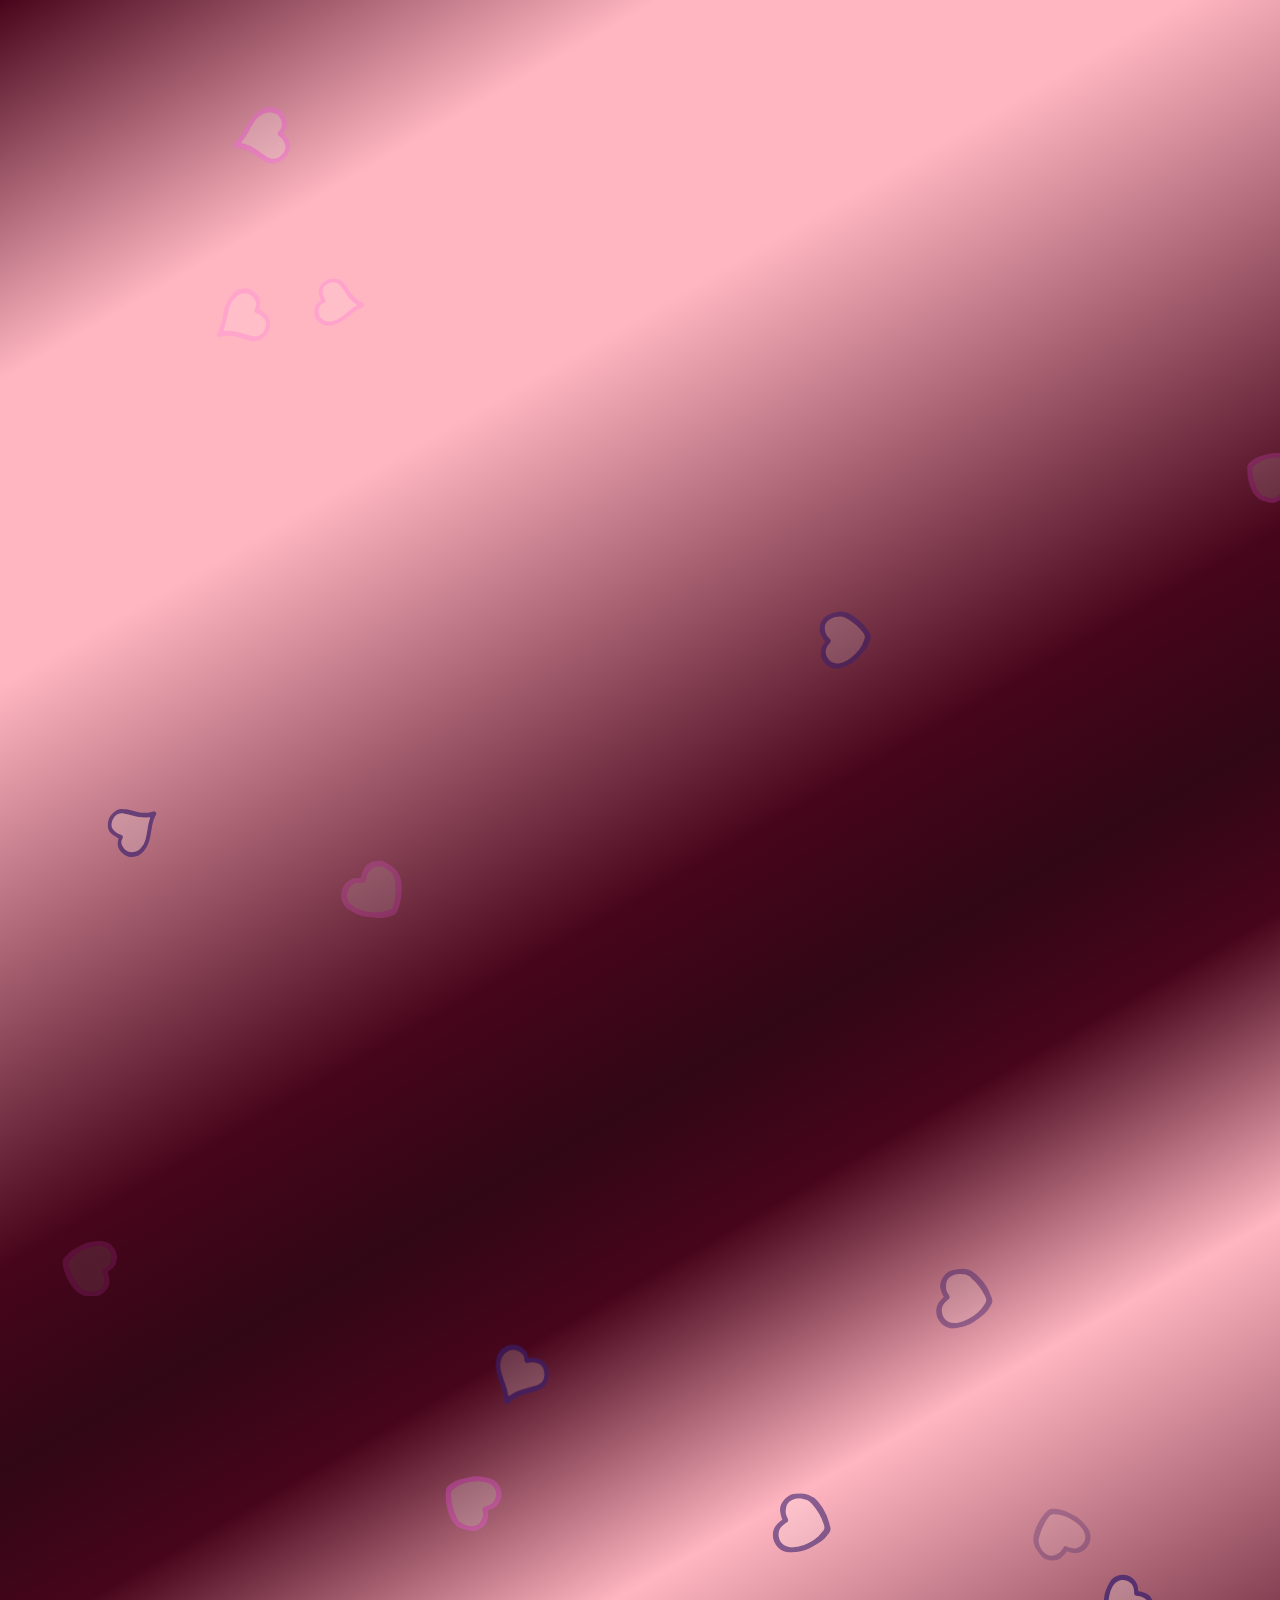
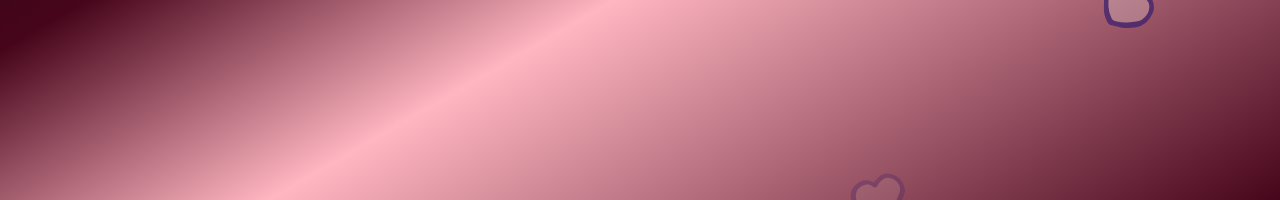
<file: index.html>
<!DOCTYPE html>
<html lang="en">
  <head>
    <meta charset="UTF-8" />
    <meta name="viewport" content="width=device-width, initial-scale=1.0" />
    <title>Galentines 2025</title>
    <link rel="stylesheet" href="styles.css" />
    <link rel="preconnect" href="https://fonts.googleapis.com" />
    <link rel="preconnect" href="https://fonts.gstatic.com" crossorigin />
    <link
      href="https://fonts.googleapis.com/css2?family=Fuzzy+Bubbles:wght@400;700"
      rel="stylesheet"
    />
    <script src="index.js" defer></script>
    <script src="scripts.js" defer></script>
  </head>
  <body>
    <div class="bg-wrapper">
      <div class="bg-splash"></div>
    </div>
    <div class="bg-wrapper">
      <div id='bg-hearts' class="bg-hearts">
      </div>
    </div>
    <div id="data-view" style="display: grid;">      
    </div>
  </body>
</html>
</file>
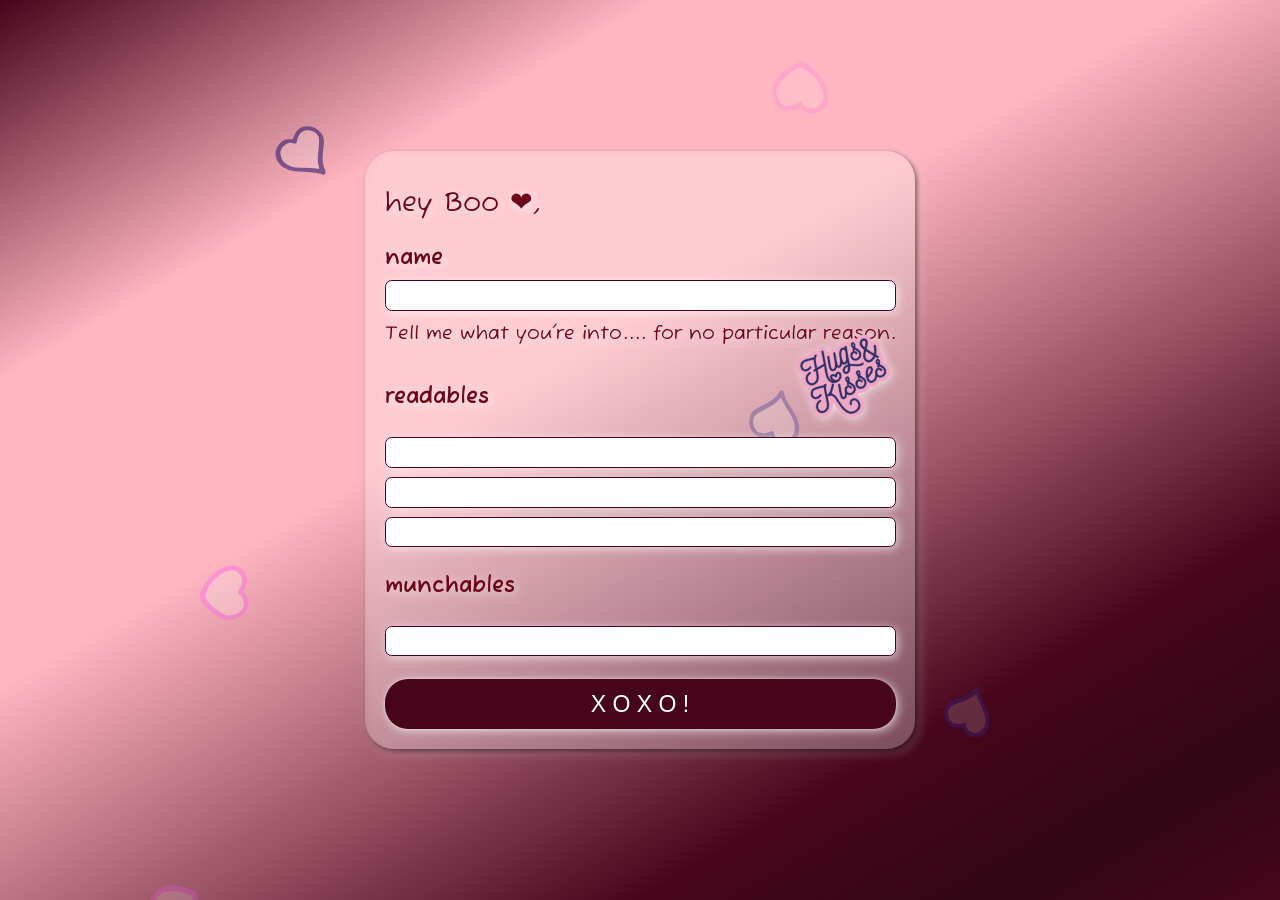
<file: valentines-2025/index.html>
<!DOCTYPE html>
<html lang="en">
  <head>
    <meta charset="UTF-8" />
    <meta name="viewport" content="width=device-width, initial-scale=1.0" />
    <title>Galentines 2025</title>
    <link rel="stylesheet" href="styles.css" />
    <link rel="preconnect" href="https://fonts.googleapis.com" />
    <link rel="preconnect" href="https://fonts.gstatic.com" crossorigin />
    <link
      href="https://fonts.googleapis.com/css2?family=Fuzzy+Bubbles:wght@400;700"
      rel="stylesheet"
    />
    <script src="scripts.js" defer></script>
  </head>
  <body>
    <div class="bg-wrapper">
      <div class="bg-splash"></div>
    </div>
    <div class="bg-wrapper">
      <div id='bg-hearts' class="bg-hearts">
      </div>
    </div>
    <div class="bg-form">
      <div class="form">
        <p style="font-size: 1.4em;">hey Boo ❤,</p>
        <div style="display: grid;">
          <h3 style="margin: .2em 0;">name</h3>
          <input id="input-name" />
        </div>
        <p>Tell me what you're into.... for no particular reason.</p>
       
        <div style="position: relative; display: grid;">
          <h3>readables</h3>
          <image id="hugs-n-kisses" src="assets/hugs-and-kisses_transparent.png" />
        </div>

        <div class="readables">
          <input id="input-readable-1" type="text" />
          <input id="input-readable-2"  type="text" />
          <input id="input-readable-3"  type="text" />
        </div>
        <h3>munchables</h3>
        <input id="input-muchables" type="text" />

        <button type="submit" onclick="submitForm()" style="margin-top: 1em;">x o x o !</button>

      </div>
    </div>
  </body>
</html>
</file>
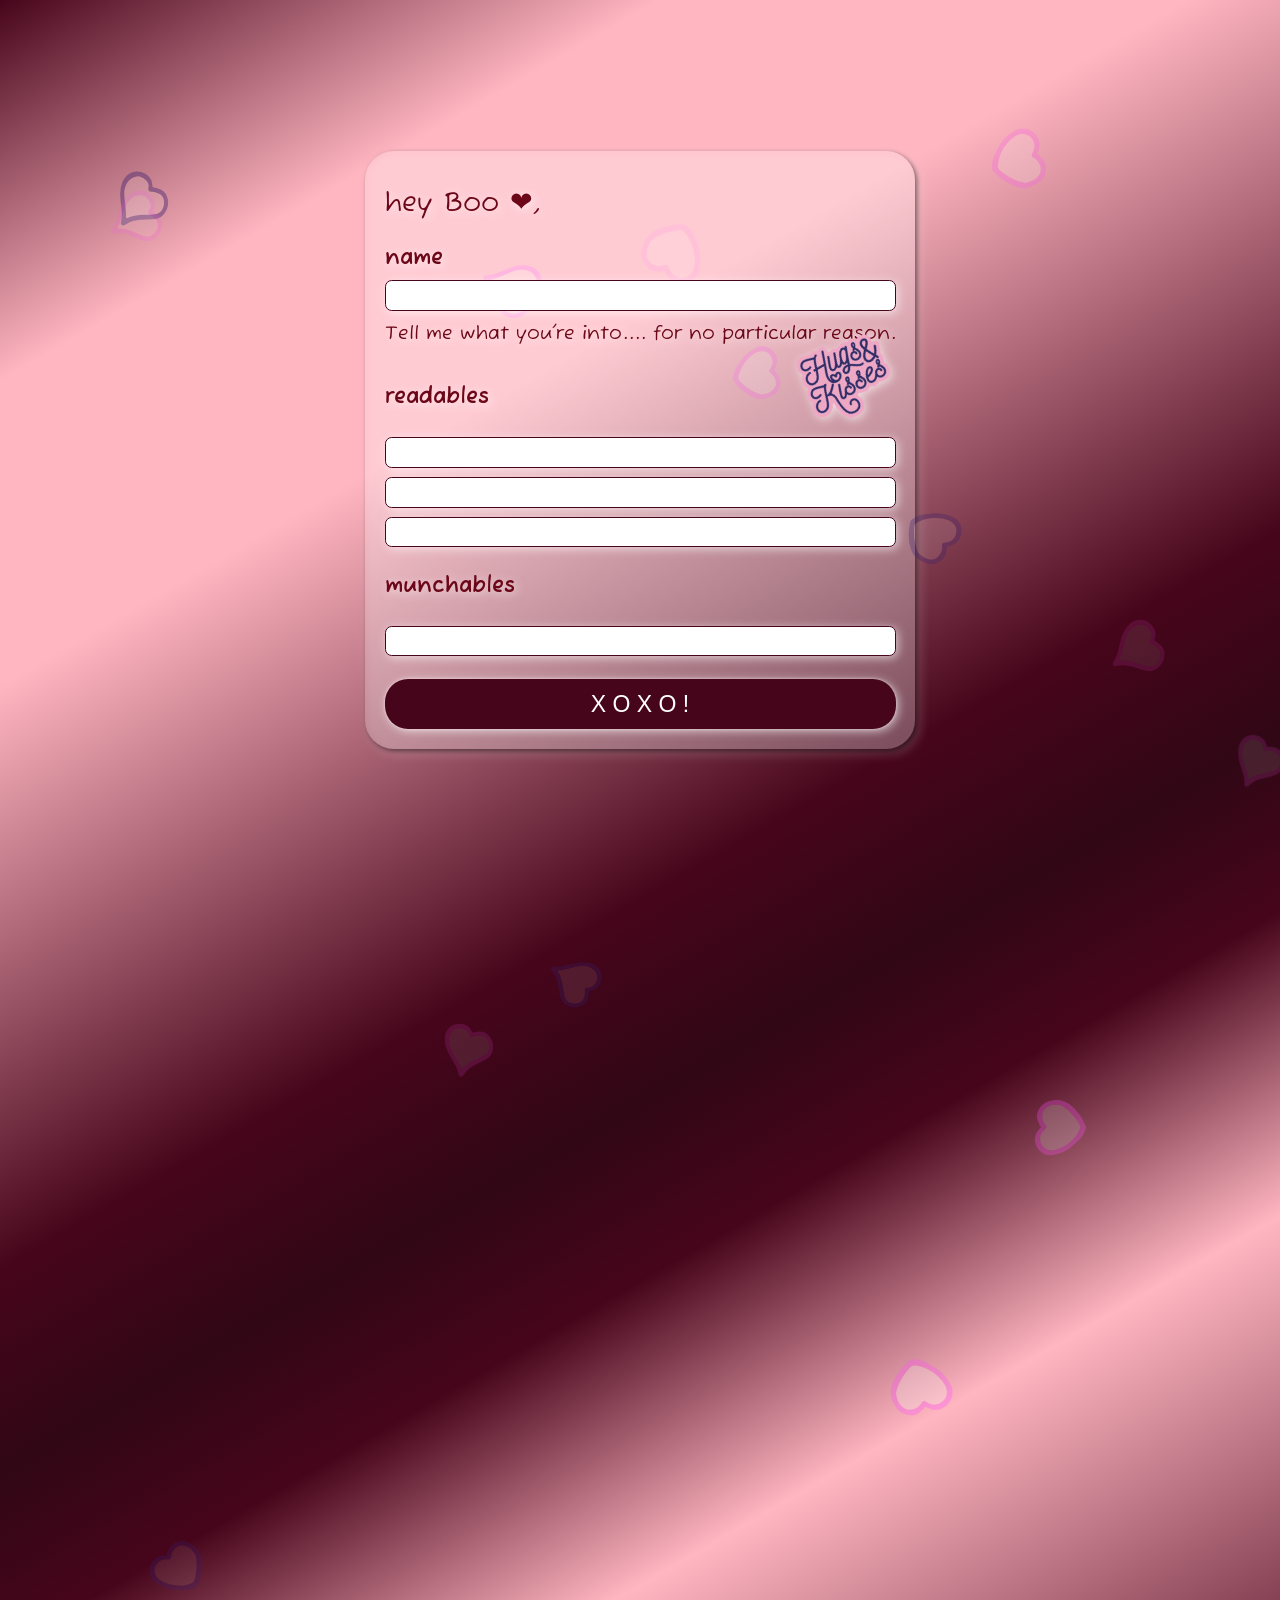
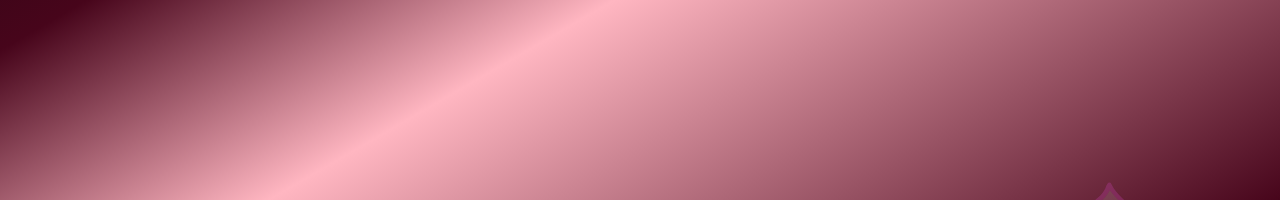
<file: form.html>
<!DOCTYPE html>
<html lang="en">
  <head>
    <meta charset="UTF-8" />
    <meta name="viewport" content="width=device-width, initial-scale=1.0" />
    <title>Galentines 2025</title>
    <link rel="stylesheet" href="styles.css" />
    <link rel="preconnect" href="https://fonts.googleapis.com" />
    <link rel="preconnect" href="https://fonts.gstatic.com" crossorigin />
    <link
      href="https://fonts.googleapis.com/css2?family=Fuzzy+Bubbles:wght@400;700"
      rel="stylesheet"
    />
    <script src="scripts.js" defer></script>
  </head>
  <body>
    <div class="bg-wrapper">
      <div class="bg-splash"></div>
    </div>
    <div class="bg-wrapper">
      <div id='bg-hearts' class="bg-hearts">
      </div>
    </div>
    <div class="bg-form">
      <div class="form">
        <p style="font-size: 1.4em;">hey Boo ❤,</p>
        <div style="display: grid;">
          <h3 style="margin: .2em 0;">name</h3>
          <input id="input-name" />
        </div>
        <p>Tell me what you're into.... for no particular reason.</p>
       
        <div style="position: relative; display: grid;">
          <h3>readables</h3>
          <image id="hugs-n-kisses" src="assets/hugs-and-kisses_transparent.png" />
        </div>

        <div class="readables">
          <input id="input-readable-1" type="text" />
          <input id="input-readable-2"  type="text" />
          <input id="input-readable-3"  type="text" />
        </div>
        <h3>munchables</h3>
        <input id="input-munchables" type="text" />

        <button type="submit" onclick="submitForm()" style="margin-top: 1em;">x o x o !</button>

      </div>
    </div>
  </body>
</html>
</file>
<file: styles.css>
html, body {
  margin: 0;
  padding: 0;
  font-family: "Fuzzy Bubbles";
  font-size: 16px;
  line-height: 1.5;
  height: 100vh;
  display: grid;
  place-items: center;
}

p {
  padding: 0;
  margin: .5em 0;
}

.form {
  background-color: #ffffff30;
  margin: .5em;
  border-radius: 1.5em;
  padding: 1em;
  color: rgb(107, 7, 24);
  font-size: 1.2em;
  display: grid;
  box-shadow: 2px 2px 5px #00000080;
  filter: drop-shadow(2px 2px 5px #ffffffaa);
}

.name-tag {  
  background-color: #ffffff30;
  margin: .5em;
  border-radius: 1.5em;
  padding: 1em;
  color: rgb(107, 7, 24);
  font-size: 1.2em;
  display: grid;
  box-shadow: 2px 2px 5px #00000080;
  filter: drop-shadow(2px 2px 5px #ffffffaa);
  animation: throb 1s infinite;
  text-align: center;
}

#data-view {
  display: grid;
  justify-items: center;
  gap: .5em;
}

.back {
  background-color: #47051b;
  color: white;
  border: none;
  padding: .25em 1em;
  border-radius: 1em;
  cursor: pointer;
  box-shadow: 0px 0px 3px #ffffff80;
  margin: .5em;
}

.back h1 {
  margin: 0;
  text-align: center;
}

.wrapper {
  width: calc(100vw - 4em);

  background-color: #ffffff30;
  margin: .5em;
  border-radius: 1.5em;
  padding: 1em;
  color: rgb(107, 7, 24);
  font-size: 1.2em;
  box-shadow: 2px 2px 5px #00000080;
  filter: drop-shadow(2px 2px 5px #ffffffaa);
}

button[type="submit"] {
  background-color: #47051b;
  text-transform: uppercase;
  color: white;
  border: none;
  padding: .5em 1em;
  border-radius: 1em;
  cursor: pointer;
  font-size: 1.2em;
  box-shadow: 0px 0px 3px #ffffff80;
}

.bg-wrapper {
  position: absolute;
  height: max-content;
  width: 100vw;
  top: 0;
  left: 0;
  pointer-events: none;
  overflow: hidden;  
}

.bg-splash {
  background-image: linear-gradient(150deg,
    #47051b 0%, 
    lightpink 15%,
    lightpink 27%, 
    #47051b 50%, 
    #310715 58%, 
    #47051b 65%, 
    lightpink 77%, 
    #47051b 100%
  );
  background-size: cover;
  background-position: center;
  height: 200vh;
  width: 100vw;
  position: fixed;
  top: 0;
  left: 0;
  z-index: -10;
  animation: scroll-up-inf 30s ease-in-out infinite;
  overflow: show;
}

.bg-hearts {
  position: relative;
  height: 200vh;
  width: 100vw;
  background-size: cover;
  background-position: center;
  top: 0;
  left: 0;
  pointer-events: none;
  animation: scroll-down-inf 40s ease-in-out infinite;
}

.heart {
  position: absolute;
  animation: alternate-heart infinite;
}

@keyframes alternate-heart {
  0% {
    transform: scale(.8);
    left:20vw;
  }
  50% {
    transform: scale(1.2);
    top: 100vh;
    left:80vw;
  }
  100% {
    transform: scale(.8);
    left:20vw;
  }
}


@keyframes throb {
  0% {
    transform: scale(1);
  }
  10% {
    transform: scale(1);
  }
  50% {
    transform: scale(1.1);
  }
  100% {
    transform: scale(1);
  }
}

@keyframes scroll-down-inf {
  0% {
    transform: translateY(-100vh);
  }
  50% {
    transform: translateY(0);
  }
  100% {
    transform: translateY(-100vh);
  }
}

@keyframes scroll-up-inf {
  0% {
    transform: translateY(0);
  }
  50% {
    transform: translateY(-100vh);
  }
  100% {
    transform: translateY(0);
  }
}

#hugs-n-kisses{
  height: 100px;
  rotate: -30deg;
  position: absolute;
  bottom: 10px;
  right: 0;
}

body > h1 {
  color: red;
}

.readables {
  display: grid;
  gap: .5em;
}

input {
  padding: .5em;
  border-radius: .5em;
  border: 1px solid #47051b;
}
</file>
<file: valentines-2025/styles.css>
html, body {
  margin: 0;
  padding: 0;
  font-family: "Fuzzy Bubbles";
  font-size: 16px;
  line-height: 1.5;
  height: 100vh;
  display: grid;
  place-items: center;
  place-content: center;
}

p {
  padding: 0;
  margin: .5em 0;
}

.form {
  background-color: #ffffff30;
  margin: .5em;
  border-radius: 1.5em;
  padding: 1em;
  color: rgb(107, 7, 24);
  font-size: 1.2em;
  display: grid;
  box-shadow: 2px 2px 5px #00000080;
  filter: drop-shadow(2px 2px 5px #ffffffaa);
}

button[type="submit"] {
  background-color: #47051b;
  text-transform: uppercase;
  color: white;
  border: none;
  padding: .5em 1em;
  border-radius: 1em;
  cursor: pointer;
  font-size: 1.2em;
  box-shadow: 0px 0px 3px #ffffff80;
}

.bg-wrapper {
  position: absolute;
  height: 100vh;
  width: 100vw;
  top: 0;
  left: 0;
  overflow: hidden;
  pointer-events: none;
}

.bg-splash {
  background-image: linear-gradient(150deg,
    #47051b 0%, 
    lightpink 15%,
    lightpink 27%, 
    #47051b 50%, 
    #310715 58%, 
    #47051b 65%, 
    lightpink 77%, 
    #47051b 100%
  );
  background-size: cover;
  background-position: center;
  height: 200vh;
  width: 100vw;
  position: fixed;
  top: 0;
  left: 0;
  z-index: -10;
  animation: scroll-up-inf 30s ease-in-out infinite;
}

.bg-hearts {
  position: relative;
  height: 200vh;
  width: 100vw;
  background-size: cover;
  background-position: center;
  top: 0;
  left: 0;
  pointer-events: none;
  animation: scroll-down-inf 40s ease-in-out infinite;
}

.heart {
  position: absolute;
  animation: alternate-heart infinite;
}

@keyframes alternate-heart {
  0% {
    transform: scale(.8);
    left:20vw;
  }
  50% {
    transform: scale(1.2);
    top: 100vh;
    left:80vw;
  }
  100% {
    transform: scale(.8);
    left:20vw;
  }
}

@keyframes scroll-down-inf {
  0% {
    transform: translateY(-100vh);
  }
  50% {
    transform: translateY(0);
  }
  100% {
    transform: translateY(-100vh);
  }
}

@keyframes scroll-up-inf {
  0% {
    transform: translateY(0);
  }
  50% {
    transform: translateY(-100vh);
  }
  100% {
    transform: translateY(0);
  }
}

#hugs-n-kisses{
  height: 100px;
  rotate: -30deg;
  position: absolute;
  bottom: 10px;
  right: 0;
}

body > h1 {
  color: red;
}

.readables {
  display: grid;
  gap: .5em;
}

input {
  padding: .5em;
  border-radius: .5em;
  border: 1px solid #47051b;
}
</file>
